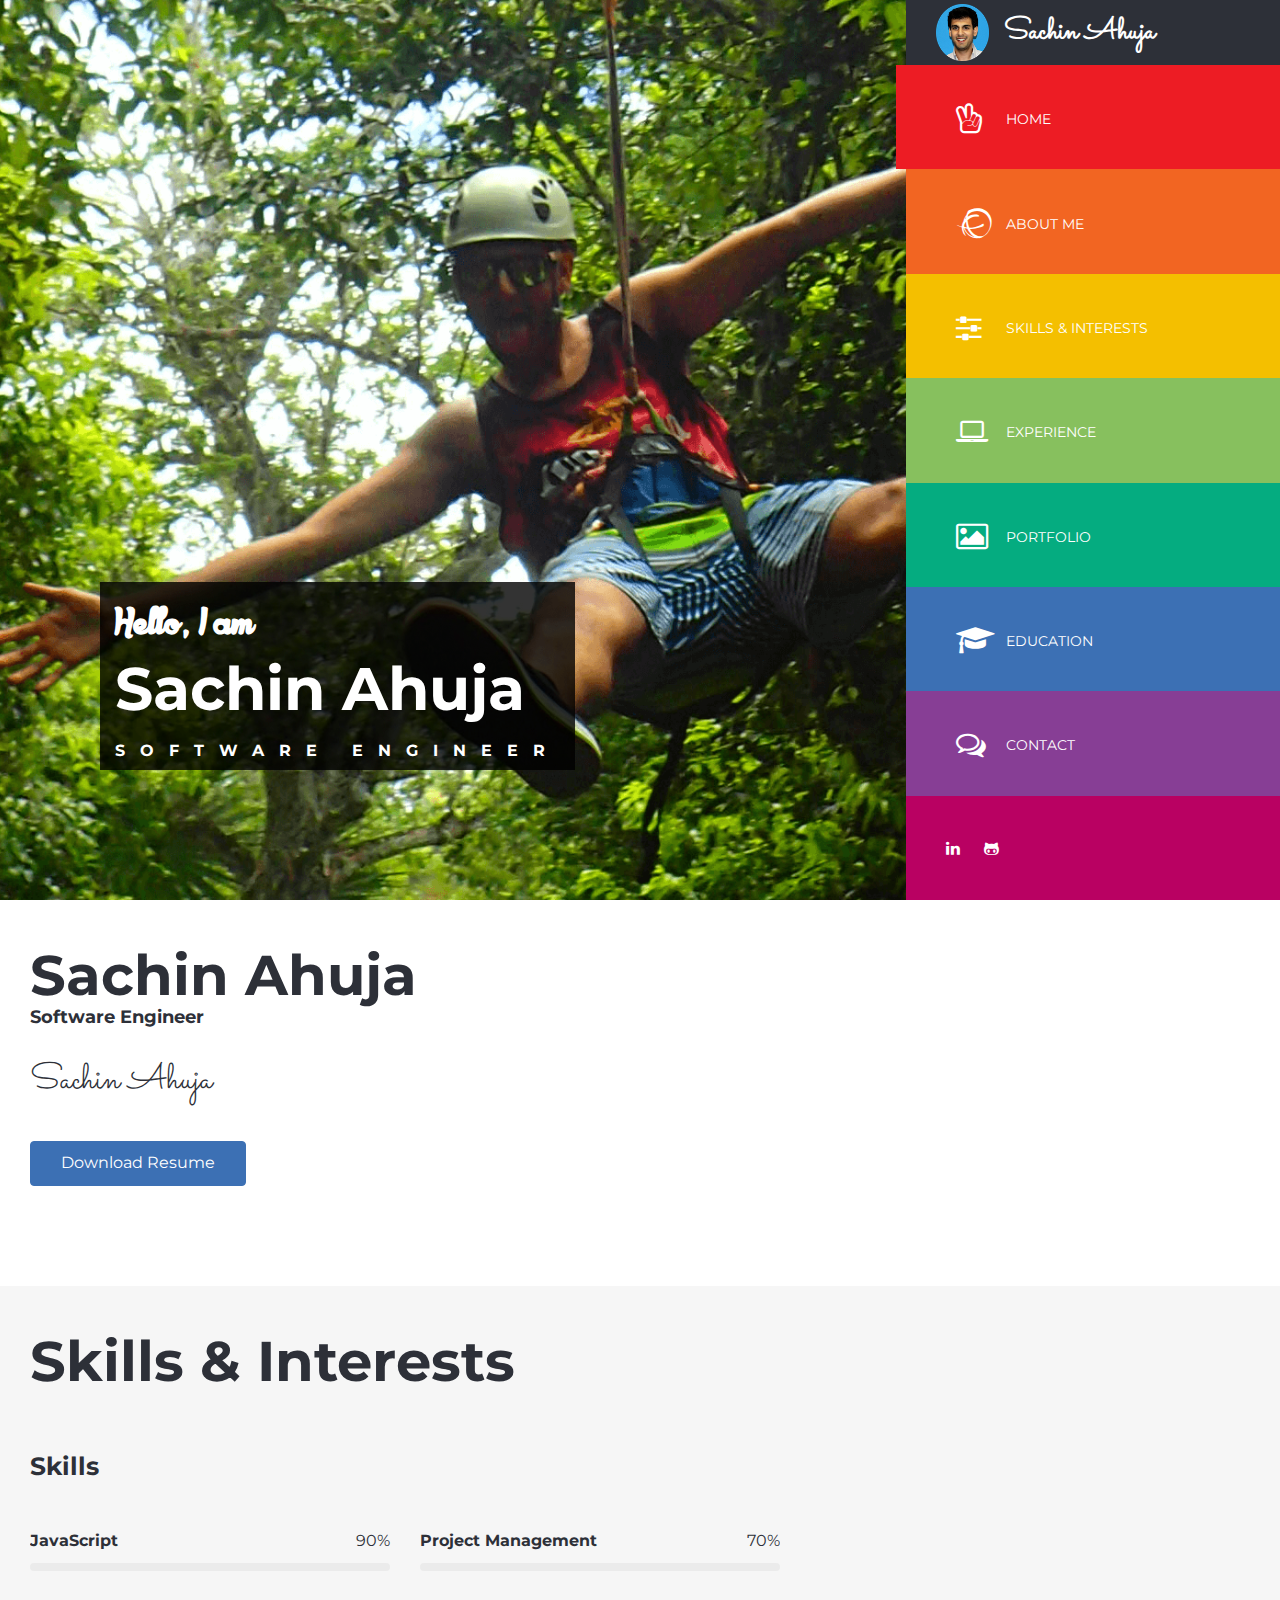
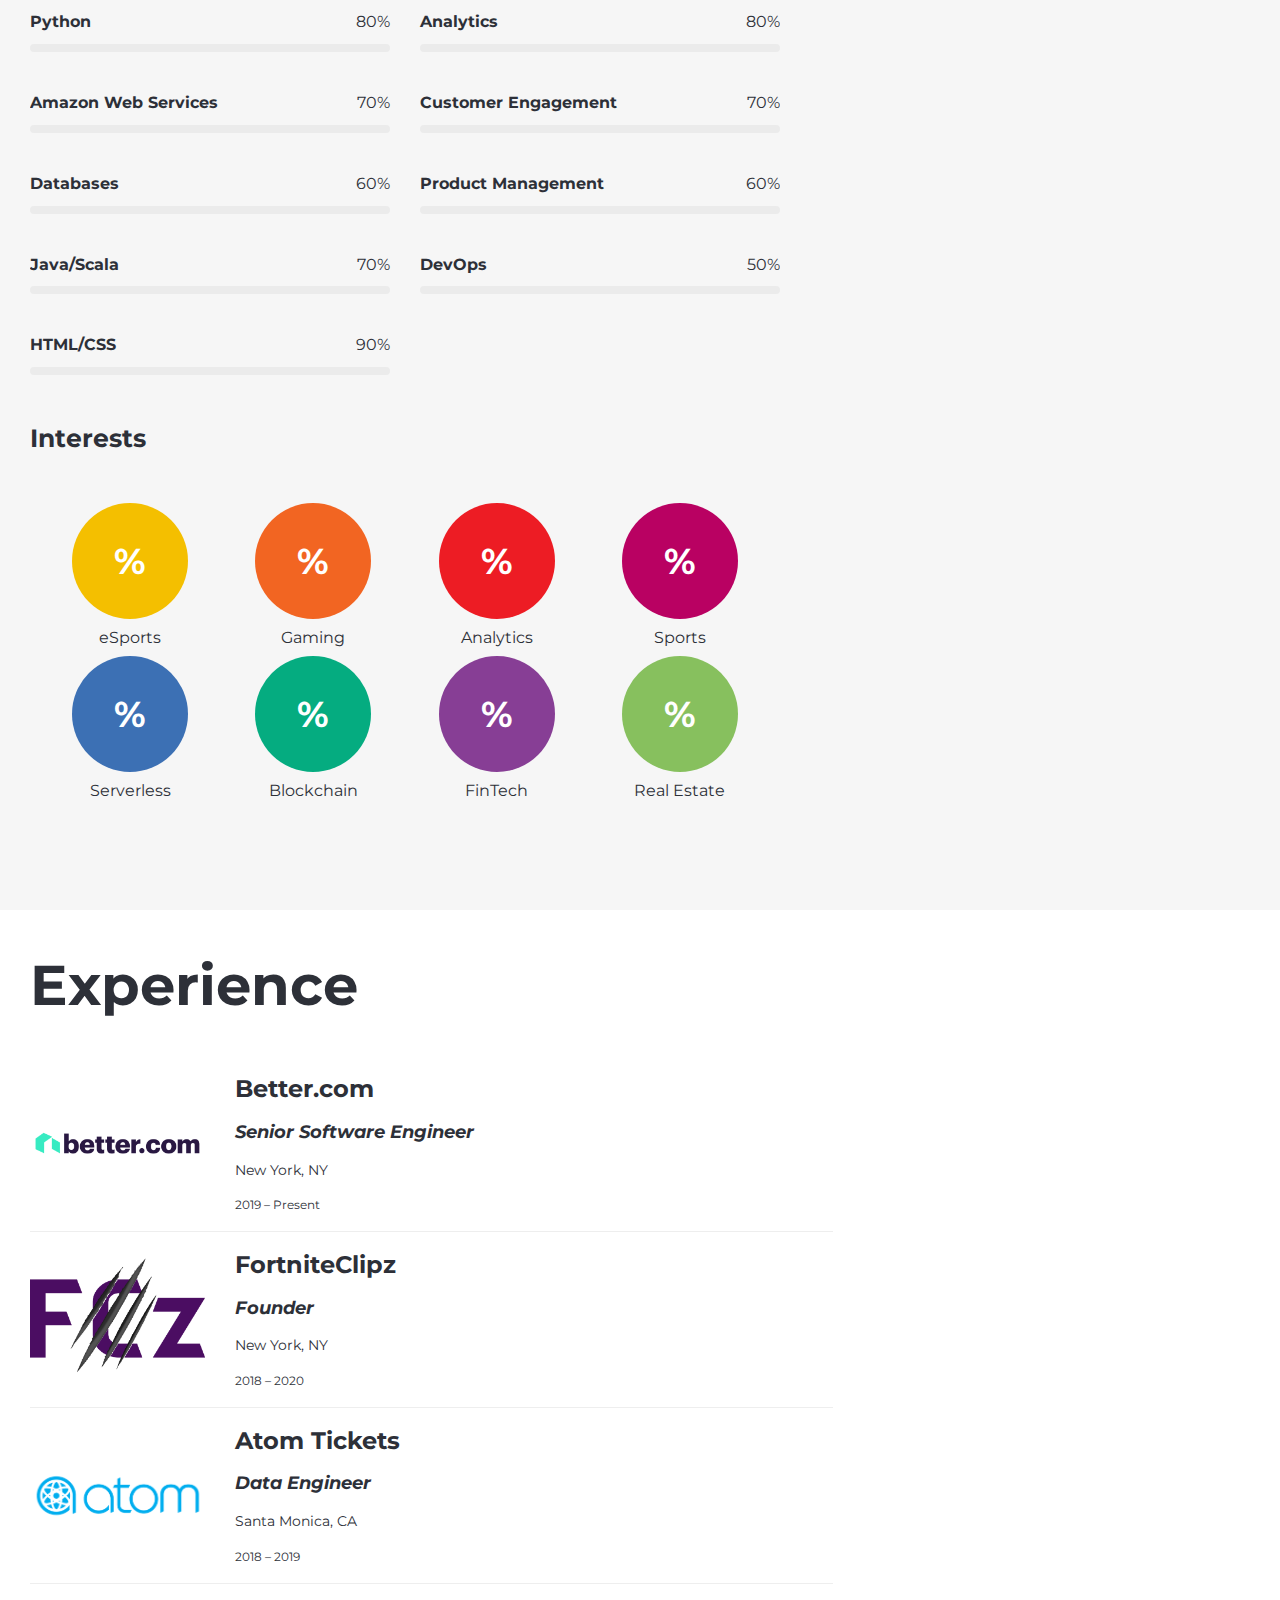
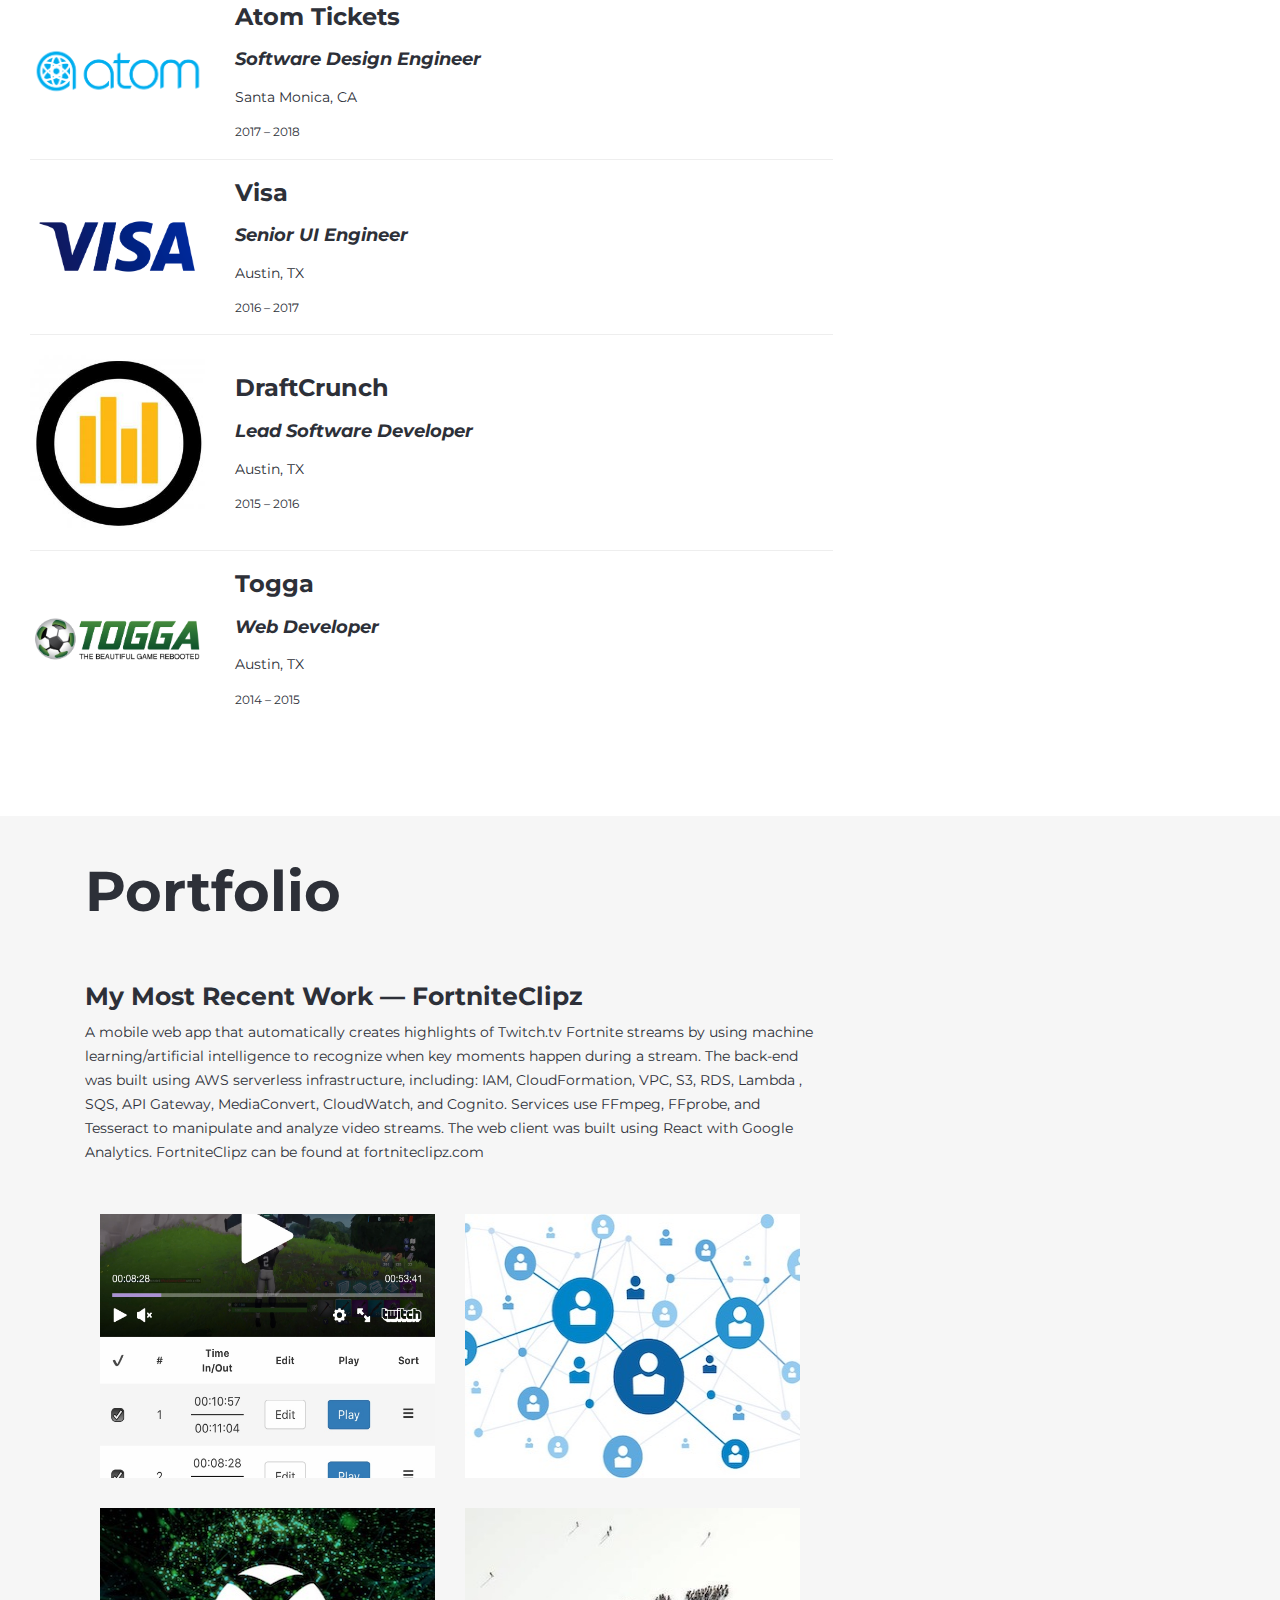
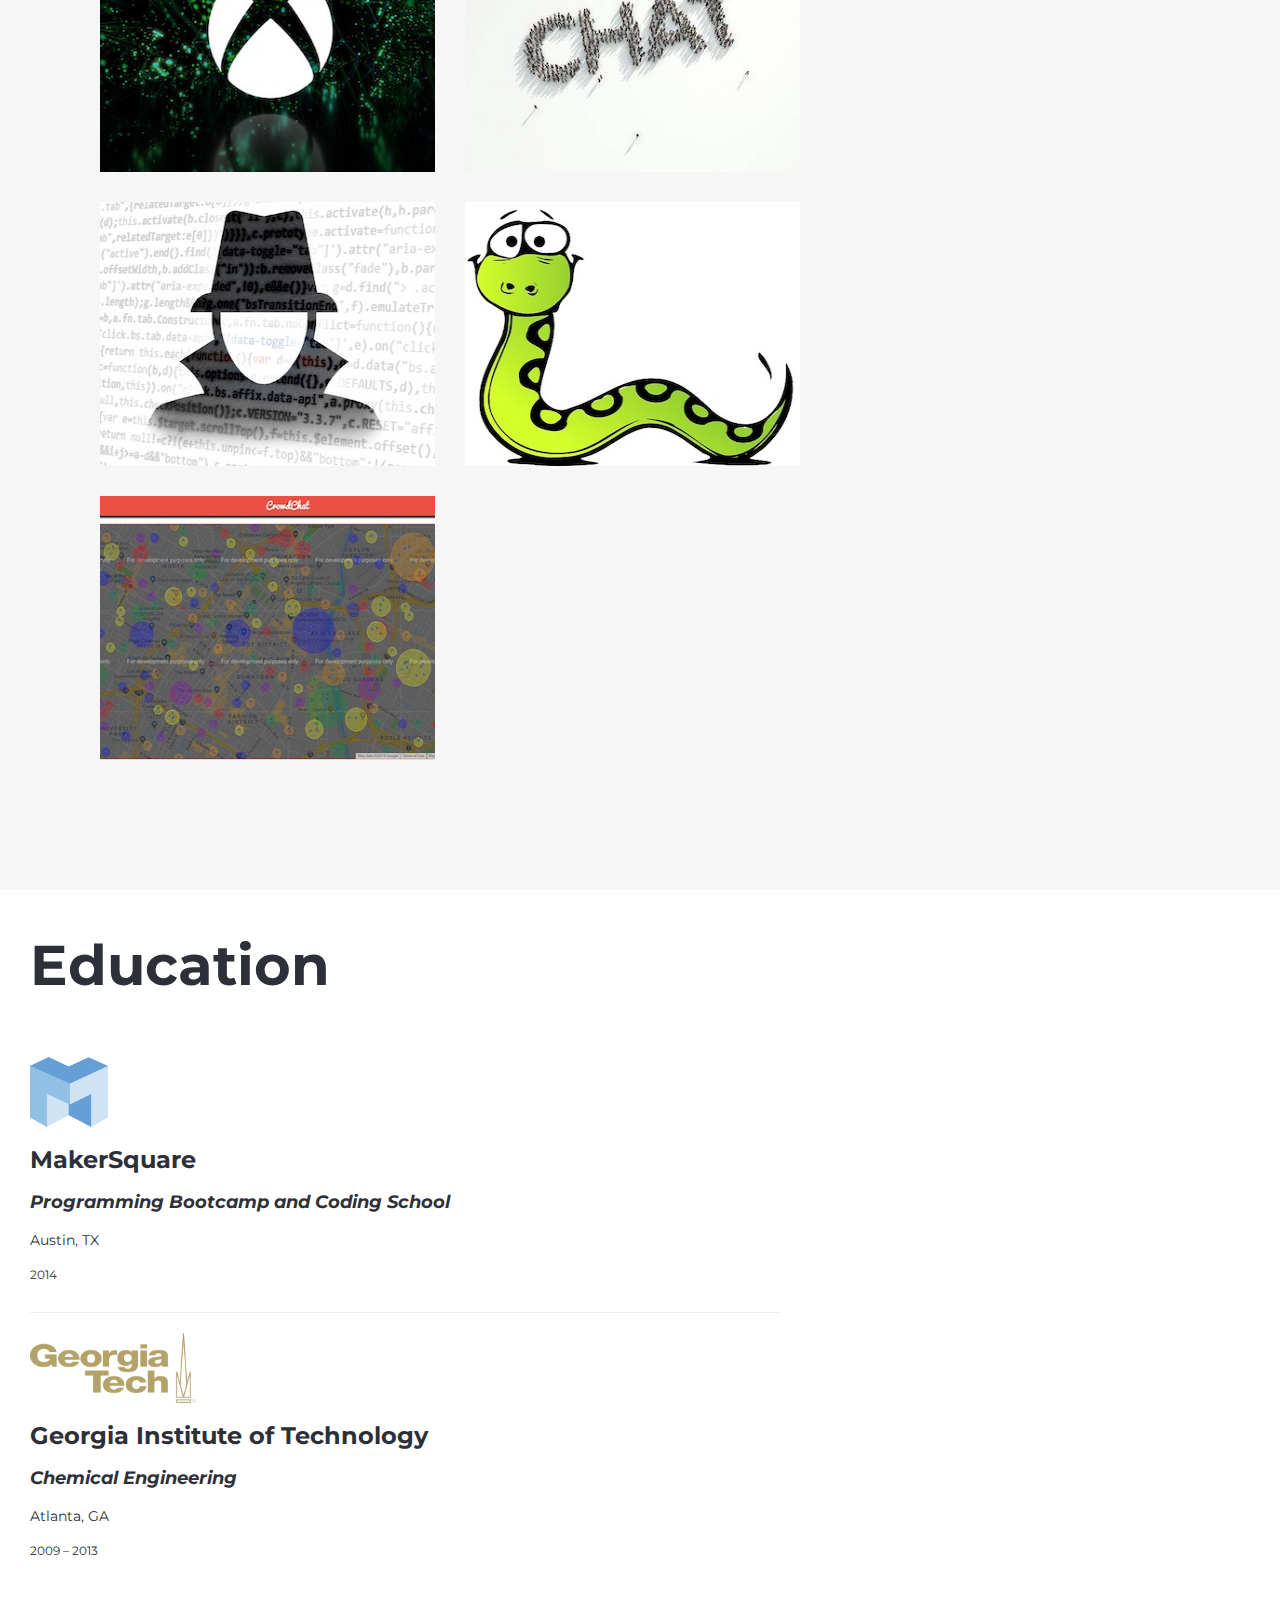
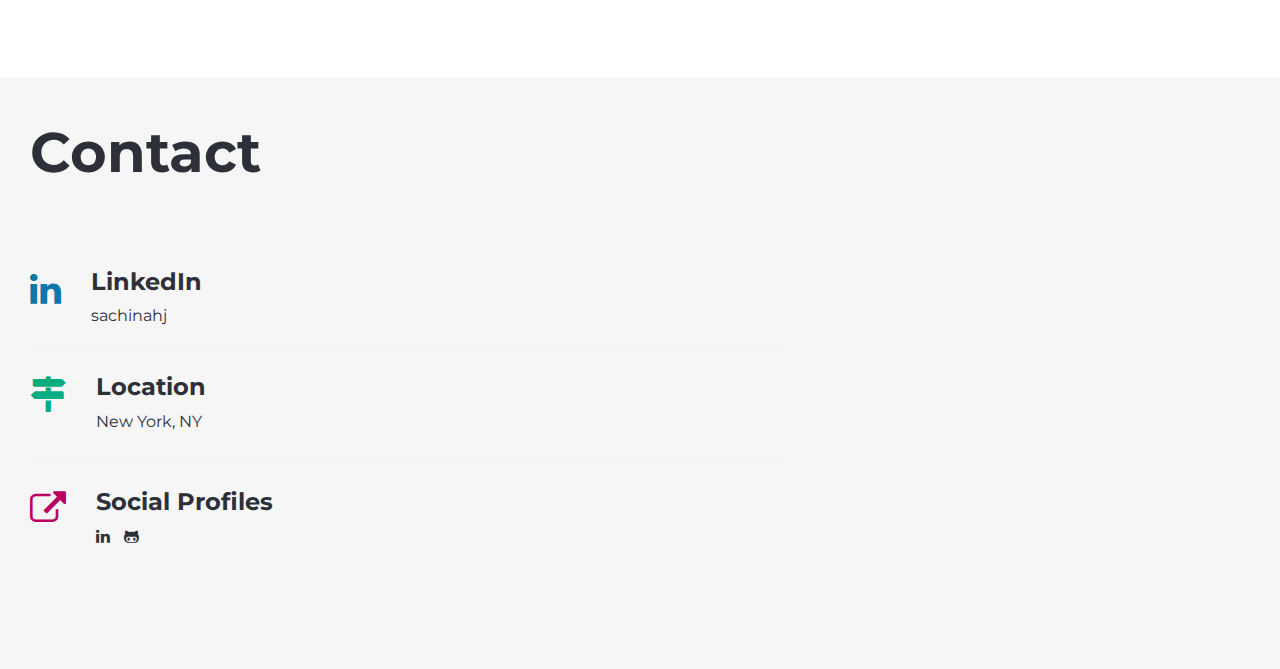
<file: index.html>
<!DOCTYPE html>
<html lang="en">
    <head>
        <!-- Global site tag (gtag.js) - Google Analytics -->
        <script async src="https://www.googletagmanager.com/gtag/js?id=UA-126648196-1"></script>
        <script>
          window.dataLayer = window.dataLayer || [];
          function gtag() { dataLayer.push(arguments); }
          gtag('js', new Date());
          gtag('config', 'UA-126648196-1');
        </script>

        <meta charset="utf-8">
        <meta http-equiv="X-UA-Compatible" content="IE=edge">
        <meta name="viewport" content="width=device-width, initial-scale=1">
        <meta name="author" content="Sachin Ahuja">
        <meta name="description" content="Hello! I'm Sachin Ahuja and I like solving problems!">

        <title>Sachin Ahuja</title>

        <!-- CSS -->
        <link rel="stylesheet" href="css/bootstrap.min.css">
        <link rel="stylesheet" href="css/font-awesome.min.css">
        <link rel="stylesheet" href="css/magnific-popup.css">
        <link rel="stylesheet" href="css/animate.css">
        <link rel="stylesheet" href="css/main.css">
        <link rel="stylesheet" href="css/responsive.css">

        <!-- Fonts -->
        <link href="https://fonts.googleapis.com/css?family=Montserrat:400,700|Sacramento" rel="stylesheet">

        <!-- icons -->
        <link rel="icon" href="images/ico/favicon.ico">
        <link rel="apple-touch-icon-precomposed" sizes="144x144" href="../images/ico/apple-touch-icon-144-precomposed.png">
        <link rel="apple-touch-icon-precomposed" sizes="114x114" href="../images/ico/apple-touch-icon-114-precomposed.png">
        <link rel="apple-touch-icon-precomposed" sizes="72x72" href="../images/ico/apple-touch-icon-72-precomposed.png">
        <link rel="apple-touch-icon-precomposed" sizes="57x57" href="../images/ico/apple-touch-icon-57-precomposed.png">

        <!-- HTML5 shim and Respond.js for IE8 support of HTML5 elements and media queries -->
        <!-- WARNING: Respond.js doesn't work if you view the page via file:// -->
        <!--[if lt IE 9]>
          <script src="https://oss.maxcdn.com/html5shiv/3.7.2/html5shiv.min.js"></script>
          <script src="https://oss.maxcdn.com/respond/1.4.2/respond.min.js"></script>
        <![endif]-->
    </head>
    <body>
        <div class="main-wrapper home-one">
            <div id="navigation" class="menu-one">
                <div class="navbar navbar-fixed-top">
                    <div class="navbar-header">
                        <button type="button" class="navbar-toggle collapsed" data-toggle="collapse" data-target=".navbar-collapse">
                            <span class="sr-only">Toggle navigation</span>
                            <span class="icon-bar"></span>
                            <span class="icon-bar"></span>
                            <span class="icon-bar"></span>
                        </button>
                        <div class="navbar-brand logo">
                            <a data-track="root:nav" href="/">
                                <img class="img-responsive" src="images/profile.png" alt="Profile" />
                                <h1 class="signature">Sachin Ahuja</h1>
                            </a>
                        </div>
                    </div>

                    <nav id="mainmenu" class="collapse navbar-collapse">
                        <ul class="nav navbar-nav">
                            <li class="scroll current"><a class="nav-item" href="#home">
                                <span><i class="fa fa-hand-peace-o" aria-hidden="true"></i>Home</span></a>
                            </li>
                            <li class="scroll"><a class="nav-item" href="#about">
                                <span><i class="fa fa-ravelry" aria-hidden="true"></i>About me</span></a>
                            </li>
                            <li class="scroll"><a class="nav-item" href="#skills_and_interests">
                                <span><i class="fa fa-sliders" aria-hidden="true"></i>Skills &amp; Interests</span></a>
                             </li>
                            <li class="scroll"><a class="nav-item" href="#experience">
                                <span><i class="fa fa-laptop" aria-hidden="true"></i>Experience</span></a>
                            </li>
                            <li class="scroll"><a class="nav-item" href="#portfolio">
                                <span><i class="fa fa-picture-o" aria-hidden="true"></i>Portfolio</span></a>
                            </li>
                            <li class="scroll"><a class="nav-item" href="#education">
                                <span><i class="fa fa-graduation-cap" aria-hidden="true"></i>Education</span></a>
                            </li>
                            <li class="scroll"><a class="nav-item" href="#contact">
                                <span><i class="fa fa-comments-o" aria-hidden="true"></i>Contact</span></a>
                            </li>
                            <li>
                                <ul class="social list-inline">
                                    <li><a target="_blank" data-track="social:linkedin:nav" href="https://www.linkedin.com/in/sachinahj"><i class="fa fa-linkedin" aria-hidden="true"></i></a></li>
                                    <li><a target="_blank" data-track="social:github:nav" href="https://github.com/sachinahj"><i class="fa fa-github-alt" aria-hidden="true"></i></a></li>
                                </ul>
                            </li>
                        </ul>
                    </nav>
                </div><!-- navbar -->
            </div><!-- navigation -->

            <div id="home" class="home-banner">
                <div class="container-fluid">
                    <div class="row home-row">
                        <div class="banner-content">
                            <div class="banner-info">
                                <h1>Hello, I am</h1>
                                <h2>Sachin Ahuja</h2>
                                <h3>Software Engineer</h3>
                            </div>
                        </div>
                    </div><!-- row -->
                </div><!-- container -->
            </div><!-- home -->

            <div id="about" class="about-section section-padding">
                <div class="container-fluid">
                    <div class="row">
                        <div class="col-sm-8">
                            <div class="section-title">
                                <h1>Sachin Ahuja</h1>
                                <h4>Software Engineer</h4>
                            </div>
                            <div class="about-info">
                                <h1 class="signature">Sachin Ahuja</h1>
                            </div>
                            <div class="button">
                                <a target="_blank" data-track="resume:about" href="resume_sachin.pdf" class="btn btn-primary">Download Resume</a>
                            </div>
                        </div>
                    </div><!-- row -->
                </div><!-- container -->
            </div><!-- about section -->

            <div id="skills_and_interests" class="skill-section bg-color section-padding">
                <div class="container-fluid">
                    <div class="row">
                        <div class="col-sm-8">
                            <div class="section-content">
                                <div class="section-title">
                                    <h1>Skills &amp; Interests</h1>
                                </div>
                                <div class="text-info">
                                    <h4>Skills</h4>
                                </div>
                                <div class="progress-content">
                                    <div class="rating-bar bar-left">
                                        <div>
                                            <label>JavaScript</label>
                                            <span class="hidden">AngularJS; Handlebars.js; Ionic; jQuery; Meteor; Node.js; React; Underscore.js; Zepto.js;</span>
                                            <span class="hidden">async; cluster; cron; express; moment; mongodb; mysql; request; rxjs; socket.io; zerorpc; zmq;</span>
                                            <span class="rating-count pull-right">90%</span>
                                            <div class="skill-progress">
                                                <div class="progress">
                                                    <div class="progress-bar" role="progressbar" aria-valuenow="90" aria-valuemin="0" aria-valuemax="100" >
                                                    </div>
                                                </div>
                                            </div>
                                        </div>
                                        <div>
                                            <label>Python</label>
                                            <span class="hidden">ffprobe3; matplotlib; numpy; opencv-python; pandas; pillow; pytesseract; requests; seaborn; streamlink; tensorflow;</span>
                                            <span class="rating-count pull-right">80%</span>
                                            <div class="skill-progress">
                                                <div class="progress">
                                                    <div class="progress-bar bar2" role="progressbar" aria-valuenow="80" aria-valuemin="0" aria-valuemax="100" >
                                                    </div>
                                                </div>
                                            </div>
                                        </div>
                                        <div>
                                            <label>Amazon Web Services</label>
                                            <span class="hidden">API Gateway; CloudFront; CloudWatch; DynamoDB; EC2; ECS; IAM; Lambda; RDS; Route 53; S3; Serverless; SQS;</span>
                                            <span class="rating-count pull-right">70%</span>
                                            <div class="skill-progress">
                                                <div class="progress">
                                                    <div class="progress-bar bar4" role="progressbar" aria-valuenow="60" aria-valuemin="0" aria-valuemax="100" >
                                                    </div>
                                                </div>
                                            </div>
                                        </div>
                                        <div>
                                            <label>Databases</label>
                                            <span class="hidden">ActiveRecord; DynamoDB; MesaSQLite; MongoDB; MySQL; PostgreSQL; RoboMongo; SequelPro; SQLite3;</span>
                                            <span class="rating-count pull-right">60%</span>
                                            <div class="skill-progress">
                                                <div class="progress">
                                                    <div class="progress-bar bar1" role="progressbar" aria-valuenow="60" aria-valuemin="0" aria-valuemax="100" >
                                                    </div>
                                                </div>
                                            </div>
                                        </div>
                                        <div>
                                            <label>Java/Scala</label>
                                            <span class="rating-count pull-right">70%</span>
                                            <div class="skill-progress">
                                                <div class="progress">
                                                    <div class="progress-bar bar3" role="progressbar" aria-valuenow="70" aria-valuemin="0" aria-valuemax="100" >
                                                    </div>
                                                </div>
                                            </div>
                                        </div>
                                        <div>
                                            <label>HTML/CSS</label>
                                            <span class="hidden">Bootstrap; Foundation; Grunt; Gulp.js; Less; Sass; SCSS; Webpack;</span>
                                            <span class="rating-count pull-right">90%</span>
                                            <div class="skill-progress">
                                                <div class="progress">
                                                    <div class="progress-bar bar5" role="progressbar" aria-valuenow="90" aria-valuemin="0" aria-valuemax="100" >
                                                    </div>
                                                </div>
                                            </div>
                                        </div>
                                    </div>
                                    <div class="skill rating-bar bar-right">
                                        <div>
                                            <label>Project Management</label>
                                            <span class="hidden">Bitbucket; Confluence; GitHub; JIRA; Rally; Slack; Trello;</span>
                                            <span class="rating-count pull-right">70%</span>
                                            <div class="skill-progress">
                                                <div class="progress">
                                                    <div class="progress-bar bar1" role="progressbar" aria-valuenow="70" aria-valuemin="0" aria-valuemax="100" >
                                                    </div>
                                                </div>
                                            </div>
                                        </div>
                                        <div>
                                            <label>Analytics</label>
                                            <span class="hidden">Facebook Pixel; Google Analytics; Mixpanel; Segment;</span>
                                            <span class="rating-count pull-right">80%</span>
                                            <div class="skill-progress">
                                                <div class="progress">
                                                    <div class="progress-bar bar3" role="progressbar" aria-valuenow="80" aria-valuemin="0" aria-valuemax="100" >
                                                    </div>
                                                </div>
                                            </div>
                                        </div>
                                        <div>
                                            <label>Customer Engagement</label>
                                            <span class="hidden">Adzerk; Appcues; Branch; Braze; Intercom;</span>
                                            <span class="rating-count pull-right">70%</span>
                                            <div class="skill-progress">
                                                <div class="progress">
                                                    <div class="progress-bar bar5" role="progressbar" aria-valuenow="70" aria-valuemin="0" aria-valuemax="100" >
                                                    </div>
                                                </div>
                                            </div>
                                        </div>
                                        <div>
                                            <label>Product Management</label>
                                            <span class="hidden">Bitbucket; Confluence; GitHub; JIRA; Rally; Slack; Trello;</span>
                                            <span class="rating-count pull-right">60%</span>
                                            <div class="skill-progress">
                                                <div class="progress">
                                                    <div class="progress-bar bar" role="progressbar" aria-valuenow="60" aria-valuemin="0" aria-valuemax="100" >
                                                    </div>
                                                </div>
                                            </div>
                                        </div>
                                        <div>
                                            <label>DevOps</label>
                                            <span class="rating-count pull-right">50%</span>
                                            <div class="skill-progress">
                                                <div class="progress">
                                                    <div class="progress-bar bar2" role="progressbar" aria-valuenow="50" aria-valuemin="0" aria-valuemax="100" >
                                                    </div>
                                                </div>
                                            </div>
                                        </div>
                                    </div>
                                </div>

                                <div class="language-skill">
                                    <div class="text-info">
                                        <h4>Interests</h4>
                                    </div>
                                    <ul>
                                        <li class="chart" data-percent="100">
                                            <span class="percent percent"></span>
                                            <h5>eSports</h5>
                                        </li>
                                        <li class="chart" data-percent="100">
                                            <span class="percent percent1"></span>
                                            <h5>Gaming</h5>
                                        </li>
                                        <li class="chart" data-percent="90">
                                            <span class="percent percent2"></span>
                                            <h5>Analytics</h5>
                                        </li>
                                        <li class="chart" data-percent="90">
                                            <span class="percent percent3"></span>
                                            <h5>Sports</h5>
                                        </li>
                                        <li class="chart" data-percent="80">
                                            <span class="percent percent4"></span>
                                            <h5>Serverless</h5>
                                        </li>
                                        <li class="chart" data-percent="70">
                                            <span class="percent percent5"></span>
                                            <h5>Blockchain</h5>
                                        </li>
                                        <li class="chart" data-percent="70">
                                            <span class="percent percent6"></span>
                                            <h5>FinTech</h5>
                                        </li>
                                        <li class="chart" data-percent="60">
                                            <span class="percent percent7"></span>
                                            <h5>Real Estate</h5>
                                        </li>
                                    </ul>
                                </div><!-- more skill -->
                            </div>
                        </div>
                    </div><!-- row -->
                </div><!-- container -->
            </div><!-- skill section -->

            <div id="experience" class="experience-section section-padding">
                <div class="container-fluid">
                    <div class="row">
                        <div class="col-sm-8">
                            <div class="section-title">
                                <h1>Experience</h1>
                            </div>
                            <div class="experience">
                                <div class="experience-image">
                                    <img class="img-responsive" src="images/experience/better.png" alt="Better.com">
                                </div>
                                <div class="experience-info">
                                    <h3>Better.com</h3>
                                    <h4>Senior Software Engineer</h4>
                                    <h5>New York, NY</h5>
                                    <h6>2019 &#8211; Present</h6>
                                </div>
                            </div>
                            <hr>
                            <div class="experience">
                                <div class="experience-image">
                                    <img class="img-responsive" src="images/experience/fortniteclipz.png" alt="FortniteClipz">
                                </div>
                                <div class="experience-info">
                                    <h3>FortniteClipz</h3>
                                    <h4>Founder</h4>
                                    <h5>New York, NY</h5>
                                    <h6>2018 &#8211; 2020</h6>
                                </div>
                            </div>
                            <hr>
                            <div class="experience">
                                <div class="experience-image">
                                    <img class="img-responsive" src="images/experience/atomtickets.png" alt="Atom Tickets">
                                </div>
                                <div class="experience-info">
                                    <h3>Atom Tickets</h3>
                                    <h4>Data Engineer</h4>
                                    <h5>Santa Monica, CA</h5>
                                    <h6>2018 &#8211; 2019</h6>
                                </div>
                            </div>
                            <hr>
                            <div class="experience">
                                <div class="experience-image">
                                    <img class="img-responsive" src="images/experience/atomtickets.png" alt="Atom Tickets">
                                </div>
                                <div class="experience-info">
                                    <h3>Atom Tickets</h3>
                                    <h4>Software Design Engineer</h4>
                                    <h5>Santa Monica, CA</h5>
                                    <h6>2017 &#8211; 2018</h6>
                                </div>
                            </div>
                            <hr>
                            <div class="experience">
                                <div class="experience-image">
                                    <img class="img-responsive" src="images/experience/visa.png" alt="Visa">
                                </div>
                                <div class="experience-info">
                                    <h3>Visa</h3>
                                    <h4>Senior UI Engineer</h4>
                                    <h5>Austin, TX</h5>
                                    <h6>2016 &#8211; 2017</h6>
                                </div>
                            </div>
                            <hr>
                            <div class="experience">
                                <div class="experience-image">
                                    <img class="img-responsive" src="images/experience/draftcrunch.jpeg" alt="DraftCrunch">
                                </div>
                                <div class="experience-info">
                                    <h3>DraftCrunch</h3>
                                    <h4>Lead Software Developer</h4>
                                    <h5>Austin, TX</h5>
                                    <h6>2015 &#8211; 2016</h6>
                                </div>
                            </div>
                            <hr>
                            <div class="experience">
                                <div class="experience-image">
                                    <img class="img-responsive" src="images/experience/togga.png" alt="Togga">
                                </div>
                                <div class="experience-info">
                                    <h3>Togga</h3>
                                    <h4>Web Developer</h4>
                                    <h5>Austin, TX</h5>
                                    <h6>2014 &#8211; 2015</h6>
                                </div>
                            </div>
                        </div>
                    </div><!-- row -->
                </div><!-- container -->
            </div><!-- experience section -->

              <div id="portfolio" class="portfolio-section section-padding bg-color">
                <div class="container">
                    <div class="row">
                        <div class="col-sm-8">
                            <div class="section-title">
                                <h1>Portfolio</h1>
                            </div>
                            <div class="text-info">
                                <h4>My Most Recent Work — FortniteClipz </h4>
                                <p>A mobile web app that automatically creates highlights of Twitch.tv Fortnite streams by using machine learning/artificial intelligence to recognize when key moments happen during a stream. The back-end was built using AWS serverless infrastructure, including: IAM, CloudFormation, VPC, S3, RDS, Lambda , SQS, API Gateway, MediaConvert, CloudWatch, and Cognito. Services use FFmpeg, FFprobe, and Tesseract to manipulate and analyze video streams. The web client was built using React with Google Analytics. FortniteClipz can be found at <a href="http://www.fortniteclipz.com/">fortniteclipz.com</a></p>
                            </div>
                            <div class="portfolio-content">
                                <div class="row">
                                    <div class="col-sm-6">
                                        <div class="portfolio-item">
                                            <a href="http://www.fortniteclipz.com/watch">
                                                <img class="img-responsive" src="images/portfolio/fcz.jpg" alt="Image">
                                                <div class="portfolio-overlay portfolio-overlay">
                                                    <div class="portfolio-info">
                                                        <i class="fa fa-mobile" aria-hidden="true"></i>
                                                        <h3>FortniteClipz</h3>
                                                    </div>
                                                </div>
                                            </a>
                                        </div>
                                    </div>
                                    <div class="col-sm-6">
                                        <div class="portfolio-item">
                                            <a href="https://github.com/sachinahj/bcSB">
                                                <img class="img-responsive" src="images/portfolio/bcsb.jpg" alt="Image">
                                                <div class="portfolio-overlay portfolio-overlay1">
                                                    <div class="portfolio-info">
                                                        <i class="fa fa-github-alt" aria-hidden="true"></i>
                                                        <h3>Decentralized Sports Betting</h3>
                                                    </div>
                                                </div>
                                            </a>
                                        </div>
                                    </div>
                                    <div class="col-sm-6">
                                        <div class="portfolio-item">
                                            <a href="https://github.com/sachinahj/xbox">
                                                <img class="img-responsive" src="images/portfolio/xbox.jpg" alt="Image">
                                                <div class="portfolio-overlay portfolio-overlay2">
                                                    <div class="portfolio-info">
                                                        <i class="fa fa-github-alt" aria-hidden="true"></i>
                                                        <h3>Xbox Live Notifier</h3>
                                                    </div>
                                                </div>
                                            </a>
                                        </div>
                                    </div>
                                    <div class="col-sm-6">
                                        <div class="portfolio-item">
                                            <a href="https://github.com/sachinahj/contacts-app">
                                                <img class="img-responsive" src="images/portfolio/ccc_mobile.jpg" alt="Image">
                                                <div class="portfolio-overlay portfolio-overlay3">
                                                    <div class="portfolio-info">
                                                        <i class="fa fa-github-alt" aria-hidden="true"></i>
                                                        <h3>CrowdChat Mobile</h3>
                                                    </div>
                                                </div>
                                            </a>
                                        </div>
                                    </div>
                                    <div class="col-sm-6">
                                        <div class="portfolio-item">
                                            <a href="https://github.com/sachinahj/skreepts">
                                                <img class="img-responsive" src="images/portfolio/screepts.jpg" alt="Image">
                                                <div class="portfolio-overlay portfolio-overlay4">
                                                    <div class="portfolio-info">
                                                        <i class="fa fa-github-alt" aria-hidden="true"></i>
                                                        <h3>Skreepts</h3>
                                                    </div>
                                                </div>
                                            </a>
                                        </div>
                                    </div>
                                    <div class="col-sm-6">
                                        <div class="portfolio-item">
                                            <a href="https://github.com/sachinahj/snake">
                                                <img class="img-responsive" src="images/portfolio/snake.jpg" alt="Image">
                                                <div class="portfolio-overlay portfolio-overlay5">
                                                    <div class="portfolio-info">
                                                        <i class="fa fa-github-alt" aria-hidden="true"></i>
                                                        <h3>Snake</h3>
                                                    </div>
                                                </div>
                                            </a>
                                        </div>
                                    </div>
                                    <div class="col-sm-6">
                                        <div class="portfolio-item">
                                            <a href="http://crowd-chit-chat.herokuapp.com/crowd-surf">
                                                <img class="img-responsive" src="images/portfolio/ccc.jpg" alt="Image">
                                                <div class="portfolio-overlay portfolio-overlay6">
                                                    <div class="portfolio-info">
                                                        <i class="fa fa-desktop" aria-hidden="true"></i>
                                                        <h3>CrowdChat</h3>
                                                    </div>
                                                </div>
                                            </a>
                                        </div>
                                    </div>
                                </div>
                            </div><!-- portfolio content -->
                       </div>
                    </div><!-- row -->
                </div><!-- container -->
            </div><!-- portfolio section -->

            <div id="education" class="education-section section-padding">
                <div class="container-fluid">
                    <div class="row">
                        <div class="col-sm-8">
                            <div class="section-content">
                                <div class="section-title">
                                    <h1>Education</h1>
                                </div>
                                <div class="education-info">
                                    <img class="img-responsive" src="images/education/makersquare.png" alt="MakerSquare">
                                    <h3>MakerSquare</h3>
                                    <h4>Programming Bootcamp and Coding School</h4>
                                    <h5>Austin, TX</h5>
                                    <h6>2014</h6>
                                </div>
                                <hr>
                                <div class="education-info">
                                    <img class="img-responsive" src="images/education/georgia_tech.png" alt="Georgia Tech">
                                    <h3>Georgia Institute of Technology</h3>
                                    <h4>Chemical Engineering</h4>
                                    <h5>Atlanta, GA</h5>
                                    <h6>2009 &#8211; 2013</h6>
                                </div>
                            </div>
                        </div>
                    </div><!-- row -->
                </div><!-- container -->
            </div><!-- education section -->

            <div id="contact" class="contact-section section-padding bg-color">
                <div class="container-fluid">
                    <div class="row">
                        <div class="col-sm-8">
                            <div class="section-content">
                                <div class="section-title">
                                    <h1>Contact</h1>
                                </div>
                                <div class="address">
                                    <ul>
                                        <li>
                                            <a target="_blank" data-track="social:linkedin:contact:linkedin" href="https://www.linkedin.com/in/sachinahj">
                                                <div class="icons icons">
                                                    <i class="fa fa-linkedin" aria-hidden="true"></i>
                                                </div>
                                                <h3>LinkedIn </h3>
                                                sachinahj
                                            </a>
                                        </li>
                                        <li>
                                            <div class="icons icons1">
                                                <i class="fa fa-map-signs" aria-hidden="true"></i>
                                            </div>
                                            <h3>Location</h3>
                                            <p>New York, NY</p>
                                            <p class="hidden">Santa Monica, CA</p>
                                            <p class="hidden">Los Angeles, CA</p>
                                        </li>
                                        <li>
                                            <div class="icons icons2">
                                                <i class="fa fa-external-link" aria-hidden="true"></i>
                                            </div>
                                            <h3>Social Profiles</h3>
                                            <ul class="social list-inline">
                                                <li><a target="_blank" data-track="social:linkedin:contact:social_profiles" href="https://www.linkedin.com/in/sachinahj"><i class="fa fa-linkedin" aria-hidden="true"></i></a></li>
                                                <li><a target="_blank" data-track="social:github:contact:social_profiles" href="https://github.com/sachinahj"><i class="fa fa-github-alt" aria-hidden="true"></i></a></li>
                                            </ul>
                                        </li>
                                    </ul>
                                </div>
                            </div>
                        </div>
                    </div><!-- row -->
                </div><!-- container -->
            </div><!-- contact section -->
        </div><!-- main wrapper -->

        <!-- JS -->
        <script src="js/jquery.min.js"></script>
        <script src="js/bootstrap.min.js"></script>
        <script src="js/waypoints.min.js"></script>
        <script src="js/counterup.min.js"></script>
        <script src="js/inview.min.js"></script>
        <script src="js/easypiechart.js"></script>
        <script src="js/magnific-popup.min.js"></script>
        <script src="js/main.js"></script>
    </body>
</html>
</file>
<file: css/main.css>
/* Table of Contents
==================================================
# Global
# Home Banner
# About Section
# Skill Section
# Experience Section
# Education Section
# Contact Section
# Extra Css
==================================================
*/

/* ==========================================================================
    Global
 ========================================================================== */

html,
body {
    font-family: 'Montserrat', sans-serif;
    font-weight:normal;
    overflow-x:hidden;
    -webkit-font-smoothing: antialiased;
    color: #2d3038;
}

h1, h2, h3, h4, h5, h6 {
    font-family: 'Montserrat', sans-serif;
    font-weight: 700;
    color: #2d3038;
}

ul {
    margin:0;
    padding:0;
    list-style:none;
}

a {
    color: #2d3038;
}

a:hover {
    color: #00aeef;
}

a, a:hover, a:active,
a:focus, button:focus, .btn:focus,
.form-control:focus {
    outline: none !important;
    text-decoration: none !important;
    box-shadow: none !important;
}

.row {
    margin: 0;
    padding: 0;
}

.section-padding {
    padding-top: 25px;
    padding-bottom: 100px;
}

.section-title {
    margin-bottom: 60px;
}

.section-title h1 {
    font-size: 56px;
}

.bg-color {
    background-color: #f6f6f6;
    position: relative;
}

.bg-color:before {
    position: absolute;
    content: "";
    top: 0;
    left: -100%;
    width: 100%;
    height: 100%;
    background-color: #f6f6f6;
    display: block;
}

.section-content {
    max-width: 750px;
}

.btn.btn-primary {
    padding-left: 30px;
    padding-right: 30px;
    font-size: 16px;
    padding-top: 10px;
    padding-bottom: 10px;
    background-color: #3c70b4;
    border: 1px solid #3c70b4;
    position: relative;
    overflow: hidden;
    z-index: 1;
}

.btn.btn-primary:before {
    position: absolute;
    content: "";
    top: 0;
    left: -100%;
    width: 100%;
    height: 100%;
    background-color: #fff;
    z-index: -1;
}

.btn.btn-primary:hover:before {
    left: 0;
}

.btn.btn-primary:hover {
    color: #3c70b4;
}



/* ==========================================================================
    Home Banner
 ========================================================================== */

/* Navigation */

#navigation.menu-one .navbar {
    width: 30%;
    left: inherit;
    right: 0;
}

#navigation .navbar-nav>li {
    background-color: #2d3038;
}

#navigation.menu-one .navbar-nav>li {
    float: none;
    height: calc((100% - 65px) / 8);
    position: relative;
    margin-left: 10px;
}

#navigation.menu-one .navbar-nav {
    float: none;
    height: 100vh;
}

#navigation.menu-one .navbar-nav> li:hover,
#navigation.menu-one .navbar-nav> li.current {
    margin-left: 0;
    padding-left: 10px;
}

#navigation .navbar-nav>li a {
    color: #fff;
    font-size: 14px;
    text-transform: uppercase;
    display: block;
    height: 100%;
    width: 100%;
    padding: 0;
}

#navigation.menu-one .navbar-nav>li span {
    position: absolute;
    top: 50%;
    left: 100px;
    margin-top: -8px;
}

#navigation .navbar-nav>li i {
    position: absolute;
    left: -50px;
    font-size: 30px;
    margin-top: -6px;
}

.nav>li>a:focus,
.nav>li>a:hover {
    background-color: transparent;
}

#navigation.menu-one .navbar:before {
    left: 15px;
    right: -100%;
}

#navigation.menu-one .navbar:after {
   display: none;

}

.home-one .logo {
    background-color: #2d3038;
    float: none;
    height: 65px;
    margin-left: 10px;
    padding: 4px 30px;
}

.logo a {
    align-items: center;
    display: flex;
    flex-direction: row;
    height: 100%;
}

.logo a img {
    height: 100%;
    margin-right: 15px;
}

.logo a .signature {
    color: white;
    font-family: 'Sacramento', cursive;
    font-size: 30px;
    margin: 0;
}

.home-one .navbar-nav {
    margin-top: 65px;
}

#navigation .navbar-nav>li:nth-child(1) {
    background-color: #ed1c24;
}

#navigation .navbar-nav>li:nth-child(2) {
    background-color: #f26522;
}

#navigation .navbar-nav>li:nth-child(3) {
    background-color: #f4bf00;
}

#navigation .navbar-nav>li:nth-child(4) {
    background-color: #87c05e;
}

#navigation .navbar-nav>li:nth-child(5) {
    background-color: #05ac80;
}

#navigation .navbar-nav>li:nth-child(6) {
    background-color: #3c70b4;
}

#navigation .navbar-nav>li:nth-child(7) {
    background-color: #873e95;
}

#navigation .navbar-nav>li:nth-child(8) {
    background-color: #b90162;
}

#navigation .navbar-nav>li .social {
    position: absolute;
    top: 50%;
    margin-top: -19px;
    left: 35px;
}

#navigation .navbar-nav>li ul li {
    padding: 0;
}

#navigation .navbar-nav>li ul li i {
    font-size: 16px;
    margin-right: 0;
    position: inherit;
}

#navigation .navbar-nav>li ul li a {
    padding: 10px;
}

#navigation .navbar-nav>li ul li a:hover i {
    font-size: 16px;
}

#navigation .navbar {
    border: 0;
}

#navigation.menu-two .navbar-nav>li a {
    padding: 28px 18px;
    height: inherit;
    position: inherit !important;
}

#navigation.menu-two .navbar-nav>li.current a,
#navigation.menu-two .navbar-nav>li a:hover {
    padding-bottom: 40px;
}

#navigation.menu-two .navbar-nav>li:last-child a:hover,
#navigation.menu-two .navbar-nav>li:last-child.current a {

}

#navigation.menu-two .navbar-nav>li:last-child {
    background-color: #3c70b4;
}

#navigation .navbar:before,
#navigation .navbar:after {
    position: absolute;
    content: "";
    top: 0;
    width: 100%;
    height: 76px;
    background-color: #2d3038;
    z-index: -1;
}

#navigation .navbar:before {
    right:0;
    background-color: #2d3038;
    left: -100%;
}

#navigation .navbar:after {
    left: 50%;
    background-color: #3c70b4;
    right: 0;
    z-index: -1;
}

.menu-two .navbar-fixed-top {
    max-width: 1170px;
    margin: 0 auto;
}


/*Dropdown CSS*/

ul.sub-menu {
  position: absolute;
  top: 100%;
  left: 0;
  list-style: none;
  padding:7px 0;
  margin: 0;
  min-width: 160px;
  display: none;
  z-index: 999;
  background-color: #f4bf00;
}

.nav.navbar-nav > li:hover > ul.sub-menu {
  display: block;
  -webkit-animation: fadeInUp 500ms;
  -moz-animation: fadeInUp 500ms;
  -ms-animation: fadeInUp 500ms;
  -o-animation: fadeInUp 500ms;
  animation: fadeInUp 500ms;
}

#navigation.menu-two .navbar-nav .sub-menu li a {
    padding: 5px 18px;
    color: #fff;
    font-size: 13px;
}

@-webkit-keyframes fadeInUp {
  0% {
    opacity: 0;
    -webkit-transform: translateY(30px);
    transform: translateY(30px);
  }

  100% {
    opacity: 1;
    -webkit-transform: translateY(0);
    transform: translateY(0);
  }
}

@-webkit-keyframes fadeInUp {
  0% {
    opacity: 0;
    -webkit-transform: translateY(30px);
    transform: translateY(30px);
  }

  100% {
    opacity: 1;
    -webkit-transform: translateY(0);
    transform: translateY(0);
  }
}

@keyframes fadeInUp {
  0% {
    opacity: 0;
    -webkit-transform: translateY(30px);
    transform: translateY(30px);
  }

  100% {
    opacity: 1;
    -webkit-transform: translateY(0);
    transform: translateY(0);
  }
}

.fadeInUp {
  -webkit-animation-name: fadeInUp;
  animation-name: fadeInUp;
}

/*End Drpdown Menu CSS*/

/* Navbar Toggle */

.navbar-toggle {
    border-color: #fff;
    background-color: transparent;
    padding: 12px 10px;
}

.navbar-toggle .icon-bar {
    background-color: #fff;
}

.home-banner .container-fluid {
    margin: 0;
    padding: 0;
}

.home-banner .home-row {
    width: 100%;
}

.home-banner .banner-content {
    background-image: url(../images/bg/banner.png);
    background-position: center;
    background-size: cover;
    height: 100vh;
    min-height: 600px;
    padding: 0;
    position: relative;
}

.banner-content .banner-info {
    align-items: flex-start;
    background-color: rgba(0, 0, 0, 0.8);
    bottom: 130px;
    flex-direction: column;
    font-size: 14px;
    justify-content: center;
    margin-left: 100px;
    padding: 0 15px;
    position: absolute;
}

.banner-info * {
    color: white;
    opacity: 1;
}

.banner-info h1 {
    font-size: 40px;
    font-family: 'rookies-showtimesregular';
}

.banner-info h2 {
    font-size: 60px;
    margin-top: 0;
}

.banner-info h3 {
    font-size: 16px;
    text-transform: uppercase;
    letter-spacing: 15px;
}

/* About Section */

.about-section .section-title {
    margin-bottom: 45px;
}

.about-section .section-title h4 {
    margin-top: 0;
    line-height: 0;
}

.about-info {
    font-size: 14px;
    line-height: 24px;
}

.about-info .signature {
    font-weight: normal;
    margin-top: 20px;
    margin-bottom: 40px;
    font-family: 'Sacramento', cursive;
}

.about-section address {
    font-size: 16px;
    line-height: 30px;
    margin-bottom: 40px;
}

.about-section address span {
    font-weight: 700;
}

.achievement li {
    float: left;
}

.achievement li+li {
    margin-left: 30px;
}

.achievement-info .counter {
    font-size: 56px;
    font-weight: 700;
    color: #f7941d;
    line-height: 62px;
}

.achievement-info .counter1 {
    color: #873e95;
}

.achievement-info .counter2 {
    color: #3c70b4;
}

.achievement-info .counter3 {
    color: #87c05e;
}

.achievement-info h4 {
    font-size: 16px;
    font-weight: normal;
    margin-top: 0;
}

/* Skill Section */

.skill-section .rating-bar {
    width: 360px;
}

.progress-content {
    overflow: hidden;
}

.bar-left {
    float: left;
}

.bar-right {
    float: right;
}

.rating-bar label,
.rating-bar span {
    font-size: 16px;
    margin-bottom: 10px;
}

.skill-progress {
    position: relative;
    margin-bottom: 40px;
}

.progress {
    height: 8px;
    margin-bottom: 22px;
    background-color: #ebebeb;
    border-radius: 4px;
    box-shadow: none;
    width: 100%;
    position: relative;
}

.progress-bar {
   background-color: #f4bf00;
   box-shadow: none;
  -webkit-transition: width 2s ease-in-out;
  -moz-transition: width 2s ease-in-out;
  -ms-transition: width 2s ease-in-out;
  -o-transition: width 2s ease-in-out;
  transition:  width 2s ease-in-out;
  border-radius: 4px;
}

.progress-bar.bar1 {
    background-color: #b90162;
}

.progress-bar.bar2 {
    background-color: #3c70b4;
}

.progress-bar.bar3 {
    background-color: #f26522;
}

.progress-bar.bar4 {
    background-color: #ed1c24;
}

.progress-bar.bar5 {
    background-color: #87c05e;
}

.language-skill canvas {
    display: none;
}

.language-skill ul {
    display: flex;
    flex-direction: row;
    flex-wrap: wrap;
    justify-content: space-evenly;
    width: 100%;
}

.language-skill li {
    float: left;
    margin: 0 25px;
    min-width: 105px;
}

.language-skill .percent {
    display: block;
    text-align: center;
    width: 116px;
    height: 116px;
    line-height: 116px;
    background-color: #f4bf00;
    border-radius: 50%;
    color: #fff;
    font-size: 36px;
    font-weight: 700;
    margin: 0 auto;
}


.language-skill .percent1 {
    background-color: #f26522;
}

.language-skill .percent2 {
    background-color: #ed1c24;
}

.language-skill .percent3 {
    background-color: #b90162;
}

.language-skill .percent4 {
    background-color: #3c70b4;
}

.language-skill .percent5 {
    background-color: #05ac80;
}

.language-skill .percent6 {
    background-color: #873e95;
}

.language-skill .percent7 {
    background-color: #87c05e;
}


.language-skill .percent:after {
    content: '%';
}

.language-skill .chart h5 {
    text-align: center;
    font-size: 16px;
    font-weight: normal;
}

.text-info {
    font-size: 14px;
    line-height: 24px;
    color: #2d3038;
    margin-bottom: 50px;
}

.text-info h4 {
    font-size: 25px;
}

/* Experience Section */

.experience-section .experience {
    display: flex;
    flex-direction: row;
    margin-top: 20px;
    margin-bottom: 10px;
    width: 100%;
}

.experience-image {
    align-items: center;
    display: flex;
    flex: 0 0 175px;
    margin-right: 30px;
    overflow: hidden;
}

.experience-image img {
    width: 100%;
    max-height: 100%;
}

.experience-section .experience:hover img  {
    -webkit-transform: scale(0.9);
    -moz-transform: scale(0.9);
    -ms-transform: scale(0.9);
    -o-transform: scale(0.9);
    transform: scale(0.9);
}

.experience-info {
    align-items: flex-start;
    display: flex;
    flex-direction: column;
    justify-content: center;
}

.experience-info h3 {
    margin-top: 0;
}

.experience-info h4 {
    font-style: italic;
}

.experience-info h5 {
    font-weight: normal;
}

.experience-info h6 {
    font-weight: normal;
    margin-bottom: 0;
}


/* Education Section */

.education-info {
    align-items: flex-start;
    display: flex;
    flex-direction: column;
    justify-content: center;
    margin-top: 20px;
    margin-bottom: 10px;
}

.education-info img {
    height: 70px;
}

.education-info h4 {
    font-style: italic;
}

.education-info h5 {
    font-weight: normal;
}

.education-info h6 {
    font-weight: normal;
}

/* Portfolio Section */

.portfolio-item {
    position: relative;
    margin-bottom: 30px;
    overflow: hidden;
}

.portfolio-item img {
    height: 264px;
    width: 360px;
}

.portfolio-overlay {
    position: absolute;
    bottom: -100%;
    left: 0;
    width: 100%;
    height: 100%;
    background-color: #ed1c24;
    color: #fff;
}

@media only screen and (min-width: 768px) {
    .portfolio-overlay {
        -webkit-transition: all 500ms;
        -moz-transition: all 500ms;
        -ms-transition: all 500ms;
        -o-transition: all 500ms;
        transition: all 500ms;
    }
}

.portfolio-overlay1 {
    background-color: #f26522;
}

.portfolio-overlay2 {
    background-color: #b90162;
}

.portfolio-overlay3 {
    background-color: #87c05e;
}

.portfolio-overlay4 {
    background-color: #05ac80;
}

.portfolio-overlay5 {
    background-color: #3c70b4;
}

.portfolio-overlay6 {
    background-color: #873e95;
}

.portfolio-item:hover .portfolio-overlay {
    bottom: 0;
}

@media only screen and (max-width: 768px) {
  .portfolio-overlay {
    bottom: -50%;
  }
}

.portfolio-info {
    position: absolute;
    top: 0;
    left: 0;
    font-size: 16px;
    font-weight: normal;
    padding-left: 30px;
    padding-top: 20px;
}

.portfolio-info h3 {
    color: #fff;
    margin-top: 5px;
    margin-bottom: 0;
}

.portfolio-info i {
    font-size: 30px;
    color: #fff;
}

/*Magnific-popup overwrite CSS*/

.mfp-figure {
    background-color: #fff;
}

img.mfp-img {
    padding: 12px;
}

.mfp-image-holder .mfp-close {
    top: -35px;
}

.mfp-zoom-out-cur .mfp-image-holder .mfp-close {
    cursor:pointer;
}

.mfp-counter {
    right: 50%;
    color: #fff;
    top: 50px;
    margin-right: -20px;
}


/* Contact Section */

.contact-section .icons {
    float: left;
    font-size: 36px;
    margin-right: 30px;
}

.contact-section li {
    border-bottom: 1px solid #f1f1f1;
    padding: 20px 0;
}

.contact-section li:last-child {
    border-bottom: none;
}

.contact-section h3 {
    margin-top: 5px;
}

.contact-section li,
.contact-section li a {
    font-size: 16px;
    color: #2d3038;
}

.contact-section li a:hover {
    color: #0e76a8;
}

.contact-section li:hover .icons,
.contact-info:hover .icons {
    -webkit-transform:rotate(360deg) ;
    -moz-transform:rotate(360deg) ;
    -ms-transform:rotate(360deg) ;
    -o-transform:rotate(360deg) ;
    transform:rotate(360deg) ;
}

.contact-section .icons,
.contact-info .icons {
    -webkit-transition: all 800ms;
    -moz-transition: all 800ms;
    -ms-transition: all 800ms;
    -o-transition: all 800ms;
    transition: all 800ms;
}

.contact-section .icons {
    color: #0e76a8;
}

.contact-section .icons1 {
    color: #05ac80;
}

.contact-section .icons2{
    color: #b90162;
}

.contact-section .social li {
    border: none;
    padding: 0;
}

.contact-section .social li+li {
    margin-left: 10px;
}

.social i.fa-linkedin:hover {
    color: #0e76a8;
}

.social i.fa-github-alt:hover {
    color: #000000;
}

.contact {
    font-size: 16px;
    line-height: 24px;
    padding-left: 50px;
    margin-top: 45px;
}

.contact .contact-info {
    margin-bottom: 15px;
}

.contact .title {
    position: relative;
}

.contact .icons {
    position: absolute;
    left: -50px;
    top: 0;
    font-size: 36px;
}

.contact .icons i {
    color: #87c05e;
}

.contact .form-group {
    margin-top: 20px;
    margin-bottom: 0;
}

.contact .form-control {
    height: 45px;
    line-height: 45px;
    border: none;
    box-shadow: none;
    color: #2d3038;
    font-size: 14px;
    background-color: #f2f2f2;
    padding-left: 20px;
    padding-right: 25px;
    border: 1px solid #f2f2f2;
}

.contact .form-control:focus {
    border-color: #87c05e;
}

.contact textarea.form-control {
    resize: none;
    height: 125px;
}

.contact .btn.btn-primary {
    margin-top: 20px;
}

.contact .form-control::-webkit-input-placeholder {
   color: #2d3038;
}

.contact .form-control:-moz-placeholder {
   color: #2d3038;
}

.contact .form-control::-moz-placeholder {
   color: #2d3038;
}

.contact .form-control:-ms-input-placeholder {
   color: #2d3038;
}

/* ==========================================================================
    Extra Css
 ========================================================================== */

a, #contact-section li a i:hover,
.thumbnail-oberlay, .icons,
.experience-image img,
.btn.btn-primary:before,
.btn.btn-primary,
.contact-section .social i,
.navbar-nav>li, .navbar-nav>li ul li i,
.navbar-nav > li span {
    -webkit-transition: all 250ms;
    -moz-transition: all 250ms;
    -ms-transition: all 250ms;
    -o-transition: all 250ms;
    transition: all 250ms;
}


@font-face {
    font-family: 'rookies-showtimesregular';
    src: url('../fonts/rookies_showtimes-webfont.woff2') format('woff2'),
         url('../fonts/rookies_showtimes-webfont.woff') format('woff');
    font-weight: normal;
    font-style: normal;

}
</file>
<file: css/responsive.css>
/* md */
@media (min-width: 992px) and (max-width: 1199px) {
	#navigation.menu-one .navbar-nav {
		height: 100vh;
	}
	#navigation.menu-one .navbar {
		width: 27%;
	}
	.achievement li + li {
		margin-left: 20px;
	}
	.skill-section .rating-bar {
		width: 47%;
	}
	.progress-content,
	.expertise .sub-content {
		padding-right: 20px;
	}
	#navigation.menu-two .navbar-nav > li a {
		padding: 22px 10px;
		font-size: 12px;
	}
	#navigation.menu-two .navbar-nav > li.current a,
	#navigation.menu-two .navbar-nav > li a:hover {
		padding-bottom: 30px;
	}
	#navigation .navbar:before, #navigation .navbar:after {
		height: 64px;
	}
	.logo {
	    height: 64px;
	    padding: 2px 15px;
	}
}

@media (max-width: 991px) {
	.home-banner .home-row {
		width: 100%;
	}
	#navigation.menu-one .navbar-nav {
		height: initial;
	}
    .navbar-header {
        float: none;
    }
    .navbar-left,
    .navbar-right {
        float: none !important;
    }
    .navbar-toggle {
        display: block;
        margin-top: 17px;
    }
    .navbar-collapse.collapse {
        display: none!important;
    }
    .navbar-nav {
        float: none!important;
    }
    .navbar-nav>li {
        float: none;
    }
    .collapse.in {
        display: block !important;
    }
    #navigation .navbar:before {
        width: 200%;
    }
}

/* sm */
@media (min-width: 768px) and (max-width: 991px) {
	#navigation.menu-one .navbar-nav {
		height: initial;
	}
	.navbar-toggle  {
	 	margin-top: 15px;
	}
	#navigation.menu-one .navbar-nav > li:first-child a {
		margin-left: 20px;
	}
	#navigation.menu-one .navbar li img {
		width: 80%;
		height: inherit;
	}
	.section-title h1 {
		font-size: 50px;
	}
	.portfolio-info h3 {
		font-size: 22px;
	}
	.profile-info h1 {
		font-size: 46px;
	}
	.sub-content {
		padding-left: 0;
	}
	.achievement li {
		width: 48%;
	}
	.achievement li + li {
	    margin-left: 0;
	}
	.achievement-info h4 {
		font-size: 14px;
	}
	.skill-section .rating-bar {
		width: 46%;
	}
	.progress-content {
		padding-right: 20px;
	}
	.language-skill .percent {
		width: 100px;
		height: 100px;
		line-height: 100px;
		font-size: 28px;
	}
	.post-content {
		padding-left: 20px;
		padding-right: 20px;
		padding-bottom: 20px;
	}
	.language-proficiency ul > li + li {
		margin-left: 5px;
		padding-left: 17px;
	}
	.personal-info .address li h5,
	.portfolio li h5 {
		min-width: 130px;
	}
	.section-padding {
		padding-top: 30px;
		padding-bottom: 50px;
	}
	.profile-section .section-padding {
		padding: 50px 0;
	}
	.entry-summary {
		padding: 30px;
	}
	.post-action li {
		max-width: 50%;
	}
	.post-action {
		padding: 30px 20px 25px;
	}
	#navigation.menu-one .navbar-nav {
		padding-bottom: 0;
	}
	#navigation.menu-one .navbar-nav > li ul li a {
		padding-left: 5px;
		padding-right: 5px;
	}
	#navigation.menu-one .navbar-nav > li span {
		left: 60px;
	}
	#navigation.menu-one .navbar-nav > li i {
		font-size: 25px;
		left: -40px;
	}
	#navigation.menu-one .navbar-nav > li ul.social  i{
		font-size: 14px;
	}
	#navigation.menu-one .navbar-nav > li {
		height: 50px;
	}
	#navigation.menu-one .navbar-nav > li .social {
		left: 20px;
	}
	#navigation.menu-two .navbar-nav > li a {
		padding: 15px 20px;
	}
	#navigation.menu-two .navbar-nav > li.current a,
	#navigation.menu-two .navbar-nav > li a:hover {
		padding-bottom: 15px;
	}
	#navigation .navbar:before {
		width: 200%;
	}
	#navigation.menu-one .navbar {
		width: 100%;
	}
	#navigation.menu-one .navbar:before {
	    left: -100%;
	    right: 0;
	}
	.home-one .navbar-nav {
		margin-top: 10px;
	}
}

/* xs */
@media (max-width: 767px) {
	.banner-content .banner-info {
		margin-left: 0;
		width: 100%;
	}
	#navigation.menu-one .navbar-nav {
		height: initial;
	}
	#navigation .navbar:before {
		width: 200%;
	}
	.navbar-toggle  {
	 	margin-top:8px;
	}
	.section-padding {
	    overflow: hidden;
	    padding-bottom: 30px;
	    padding-top: 30px;
	}
	.about-section .section-title,
	.section-title {
		margin-bottom: 20px;
	}
	.section-title h1 {
		font-size: 36px;
	}
	.about-info .signature h1 {
		margin-bottom: 10px;
	}
	.about-section address {
		line-height: 24px;
	}
	.achievement li + li {
		margin-left: 0;
	}
	.achievement li {
		float: none;
		display: inline-block;
		margin-bottom: 20px;
		width: 49%;
	}
	.achievement-info h4 {
		font-size: 14px;
	}
	.achievement-info .counter {
		font-size: 40px;
		line-height: 42px;
	}
	.skill-section .rating-bar {
		width: 97%;
	}
	.bar-right {
		float: none;
	}
	.language-skill .percent {
		font-size: 24px;
		width: 80px;
		height: 80px;
		line-height: 80px;
	}
	.portfolio-item {
		margin-bottom: 15px;
	}
	.portfolio-item img {
		width: 100%;
	}
	.education-section hr,
	.contact-section hr {
		margin: 0;
	}
	.text-info {
		margin-bottom: 20px;
	}
	.contact-section h3 {
		font-size: 20px;
	}
	.contact-section .icons {
		height: 65px;
	}
	.contact-section li {
		overflow: hidden;
		padding-top: 15px;
		padding-bottom: 15px;
	}
	.blog-section .entry-post {
		margin-bottom: 15px;
	}
	.blog-section .entry-post img {
		width: 100%;
	}
	.profile-info h1 {
		font-size: 40px;
	}
	#profile hr,
	.experience-section hr {
		margin: 0;
	}
	#profile h3 {
		margin-bottom: 15px;
		font-size: 20px;
	}
	.profile-logo {
		margin-right: 20px;
	}
	.profile-section .section-padding {
		padding-bottom: 30px;
		padding-top: 40px;
	}
	.profile-section .profile-info {
		margin-bottom: 0;
	}
	.sub-content {
		padding-left: 45px;
	}
	.profile-section .icons {
		margin-right: 8px;
	}
	.educational-background .icons {
		margin-right: 0;
	}
	.work-history .history h6 {
		margin-bottom: 10px;
	}
	#profile .educational-background h3,
	#profile .work-history h3 {
		margin-bottom: 5px;
	}
	.personal-info .address li h5,
	.portfolio li h5 {
		min-width: 120px;
	}
	.personal-info .address li span,
	.portfolio li span {
		margin-right: 10px;
	}
	.language-proficiency ul>li {
		width: 49%;
		margin-bottom: 20px;
	}
	.language-proficiency ul>li ul li {
		width: inherit;
		margin-bottom: 0;
	}
	.language-proficiency ul > li + li {
		margin-left: 0;
		border: 0;
		padding-left: 0;
	}
	.btn.btn-primary{
		font-size: 14px;
		padding: 7px 15px;
	}
	.profile-section .btn.btn-primary {
		margin-top: 15px;
	}
	.declaration h1 {
		margin-top: 20px;
	}
	.expertise .skill-progress,
	.skill-progress,
	.progress {
		margin-bottom: 20px;
	}
	.home-one #navigation .navbar,
	.home-two #navigation .navbar {
		width: 100%;
	}
	.navbar-collapse {
		border-top: 0;
	}
	#blog-details .post-content h2 {
		font-size: 26px;
		margin-bottom: 10px;
	}
	.entry-summary {
		padding: 20px;
	}
	.entry-summary p {
		margin-bottom: 10px;
	}
	.post-action li {
		max-width: 50%;
	}
	.post-action {
		padding: 30px 20px 25px;
	}
	.blog-social {
	    margin: 20px 0;
	}
	#navigation.menu-one .navbar-nav > li ul li a:hover i,
	#navigation.menu-one .navbar-nav > li ul li i {
		display: block;
		font-size: 14px;
	}
	#navigation.menu-one .navbar-nav > li {
		height: 65px;
	}
	#navigation.menu-one .navbar-nav> li {
		margin-left: 0;
		padding-left: 10px;
	}
	#navigation.menu-one .navbar-nav > li:last-child,
	#navigation.menu-one .navbar-nav > li:last-child:hover {
		margin-left: 0;
		padding-left: 0;
	}
	#navigation.menu-one .navbar-nav>li ul li a {
		margin-top: 18%;
	}
	#.menu-one .navbar-nav > li span{
		left: 20px;
	}
	#navigation.menu-one .navbar-nav > li.current span,
	#navigation.menu-one .navbar-nav > li:hover span {
		left: 75px;
	}
	#navigation .navbar-nav {
		margin-top: 0;
	}
	.menu-one .container {
		padding: 0;
	}
	.home-one .logo {
		padding-left: 15px;
	}
	#navigation.menu-two .navbar-nav > li a {
		padding: 10px 15px;
		font-size: 13px;
	}
	#navigation.menu-two .navbar-nav > li.current a,
	#navigation.menu-two .navbar-nav > li a:hover,
	#navigation.menu-two .navbar-nav > li:last-child a:hover,
	#navigation.menu-two .navbar-nav > li.current:last-child a {
		padding-bottom: 10px;
	}
	.logo {
	    background-color: #2d3038;
	    height: 57px;
	    padding: 8px 15px;
	    max-width: 60%;
	}
	.home-one .logo {
		max-width: 100%;
		margin-left: 0;
	}
	.logo img {
		max-width: 75%;
	}
	.home-two .home-social {
		top: 100%;
		margin-top: -40px;
		margin-left: 20px;
	}
	#navigation .navbar:before,
	#navigation .navbar:after {
		height: 57px;
	}
}

/* XS Portrait */
@media (max-width: 479px) {
	#navigation.menu-one .navbar-nav {
		height: initial;
	}
	.banner-content .banner-info {
		margin-left: 0;
		width: 100%;
	}
	.banner-info h1 {
		font-size: 30px;
	}
	.banner-info h2 {
		font-size: 40px;
	}
	.banner-info h3 {
		letter-spacing: 5px;
	}
	.achievement {
		text-align: left;
	}
	.section-title h1, .home-two .section-title h1 {
		font-size: 30px;
	}
	.skill-section ul {
		text-align: center;
	}
	.experience-image {
	    flex: 0 0 30%;
	}
	#profile h3 {
		font-size: 19px;
	}
	.sub-content {
		padding-left: 0;
	}
	.personal-info .address li h5,
	.portfolio li h5 {
		min-width: inherit;
	}
	.personal-info .address li span,
	.portfolio li span {
		margin-right: 5px;
		padding-left: 10px;
	}
	.personal-info .address li,
	.portfolio li {
		font-size: 12px;
	}
	.profile-logo {
		float: none;
		margin-right: 0;
		margin-bottom: 20px;
	}
	#blog-details .post-content {
		margin-left: 0;
	}
	#blog-details .entry-post .time {
		float: none;
		margin-bottom: 10px;
	}
	#blog-details .post-content h2 {
		font-size: 24px;
		line-height: 26px;
	}
	.post-action li {
		max-width: 100%;
		float: none;
	}
	.post-action .next-post {
		text-align: left;
		margin-top: 15px;
	}
	.blog-social li {
		width: 24%;
	}
	#navigation .navbar-nav > li {
		height: 8%;
	}
	.menu-two .logo {
		padding-bottom: 5px;
	}
	.logo img {
		max-width: 90%;
	}
	.home-two .home-social {
		margin-left: 15px;
	}
	.home-one .logo {
		max-width: 80%;
		height: 57px;
	}
	#navigation.menu-one .navbar-nav > li {
		height: 65px;
	}
}
</file>
